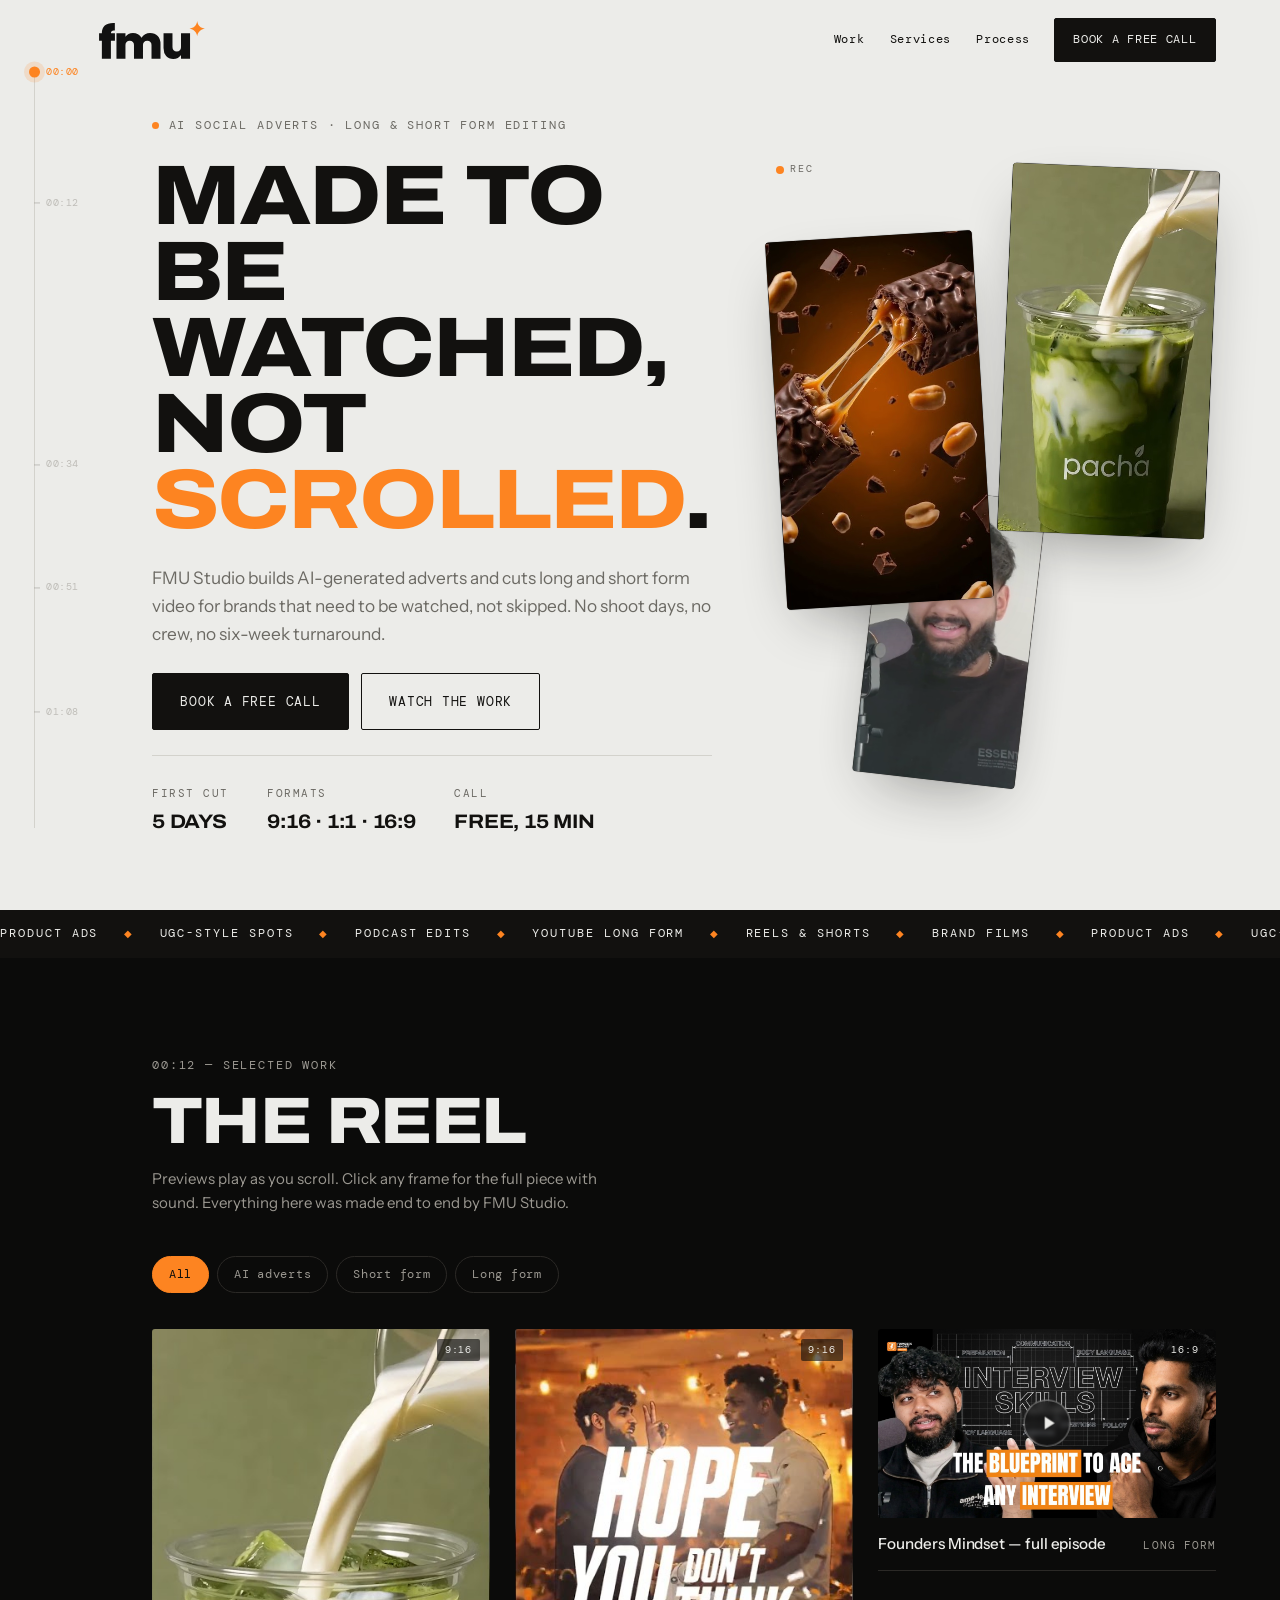
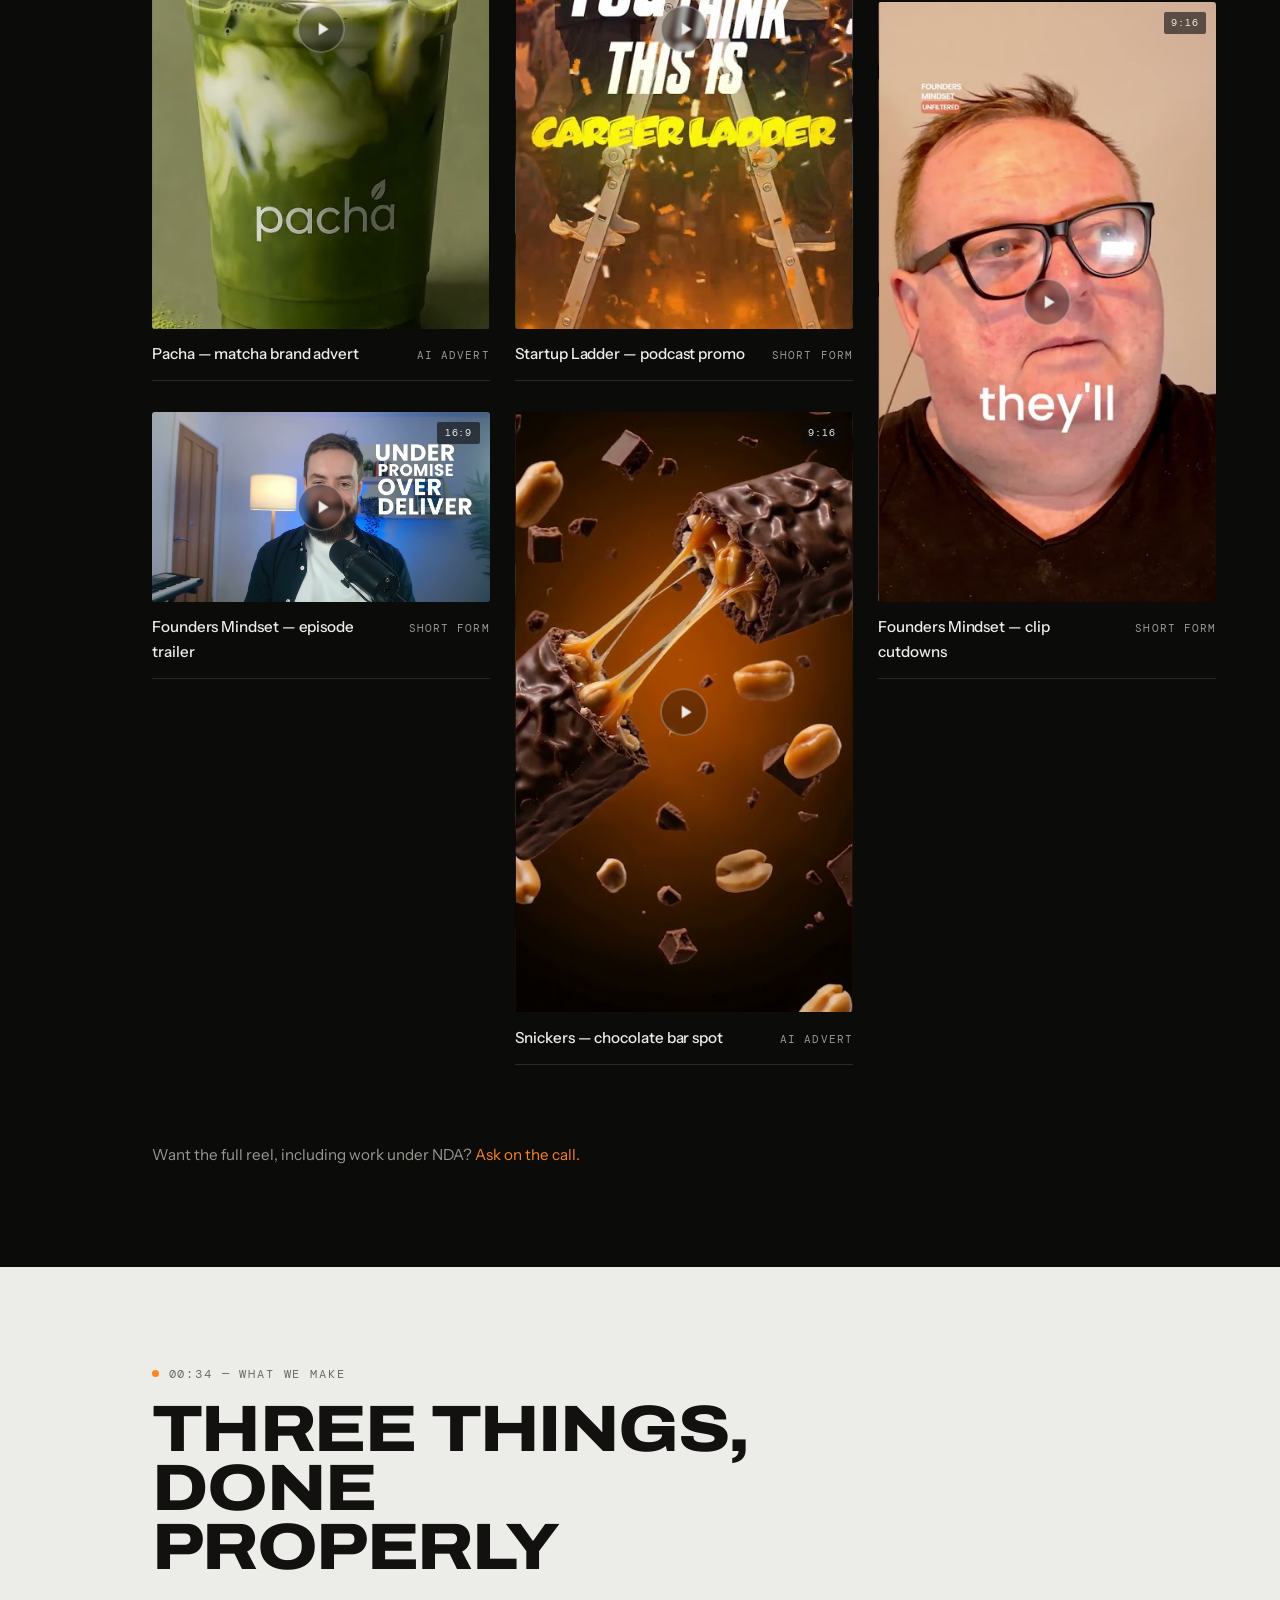
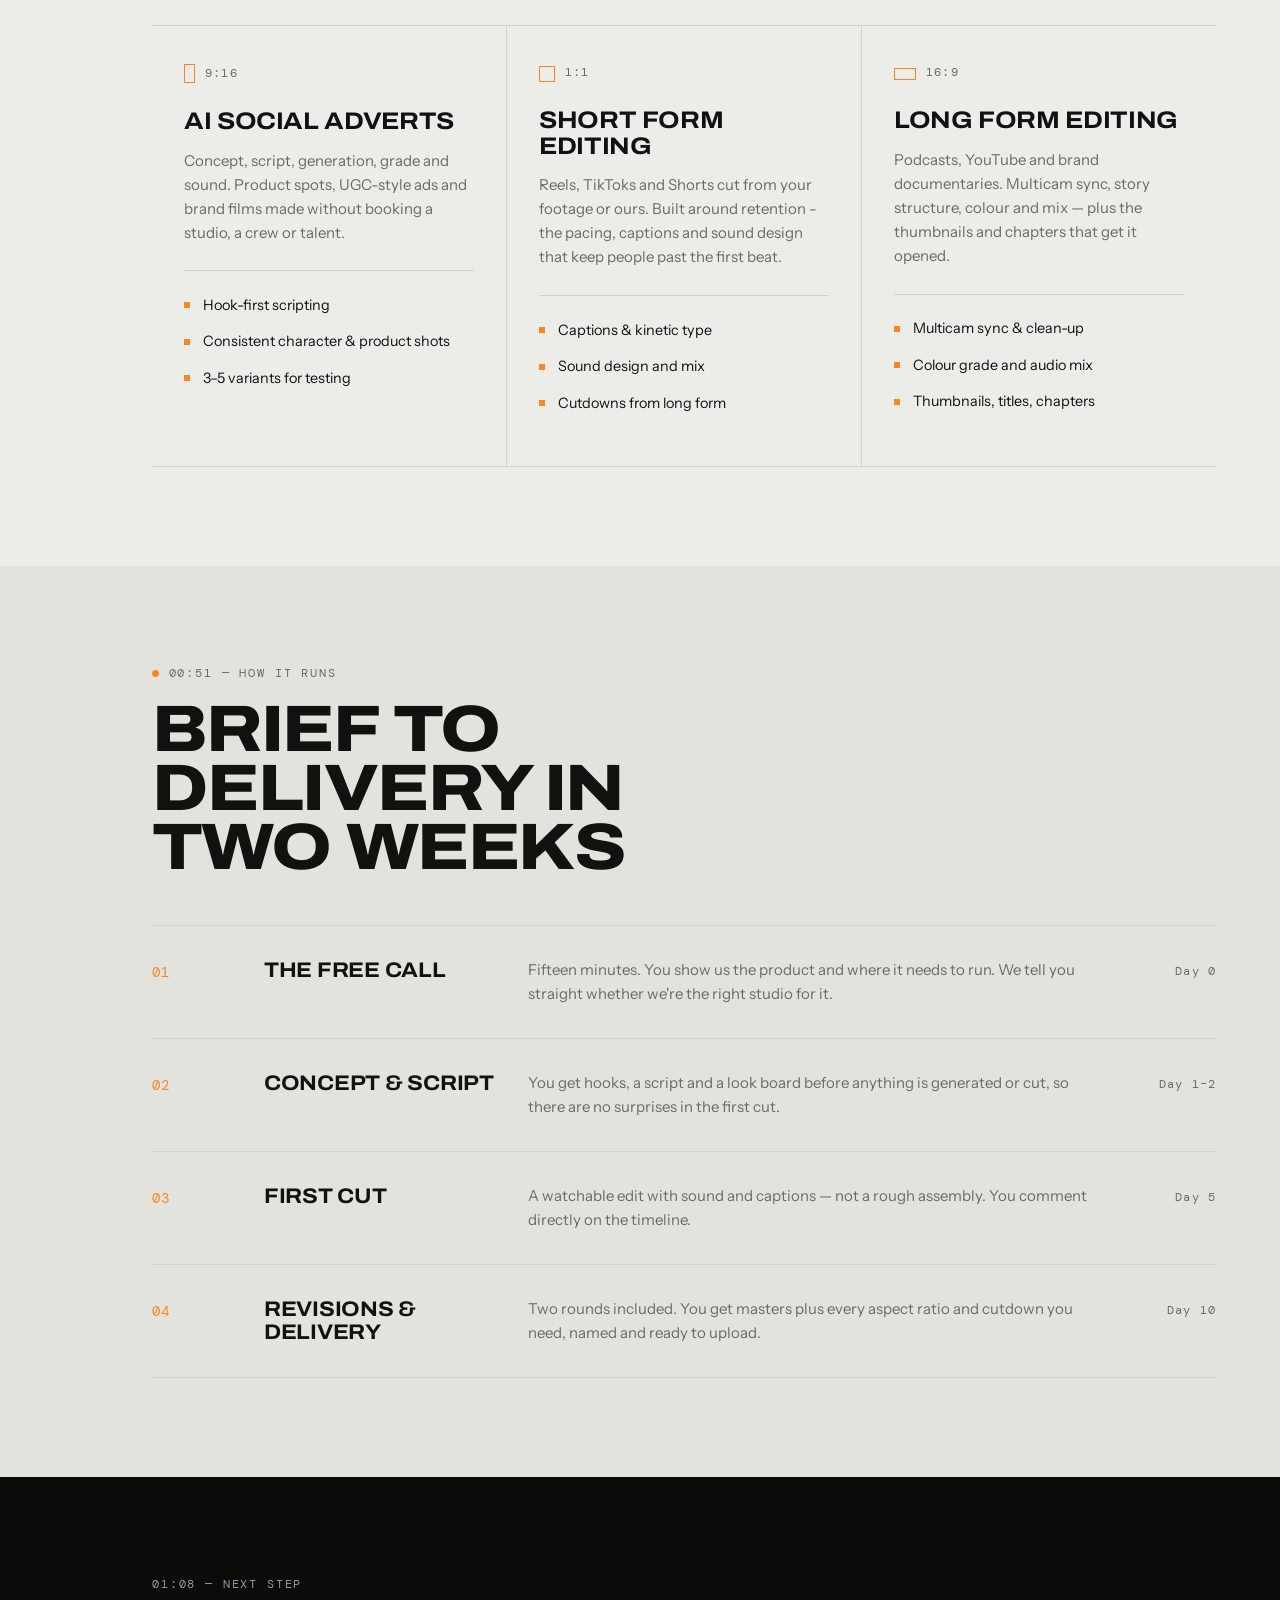
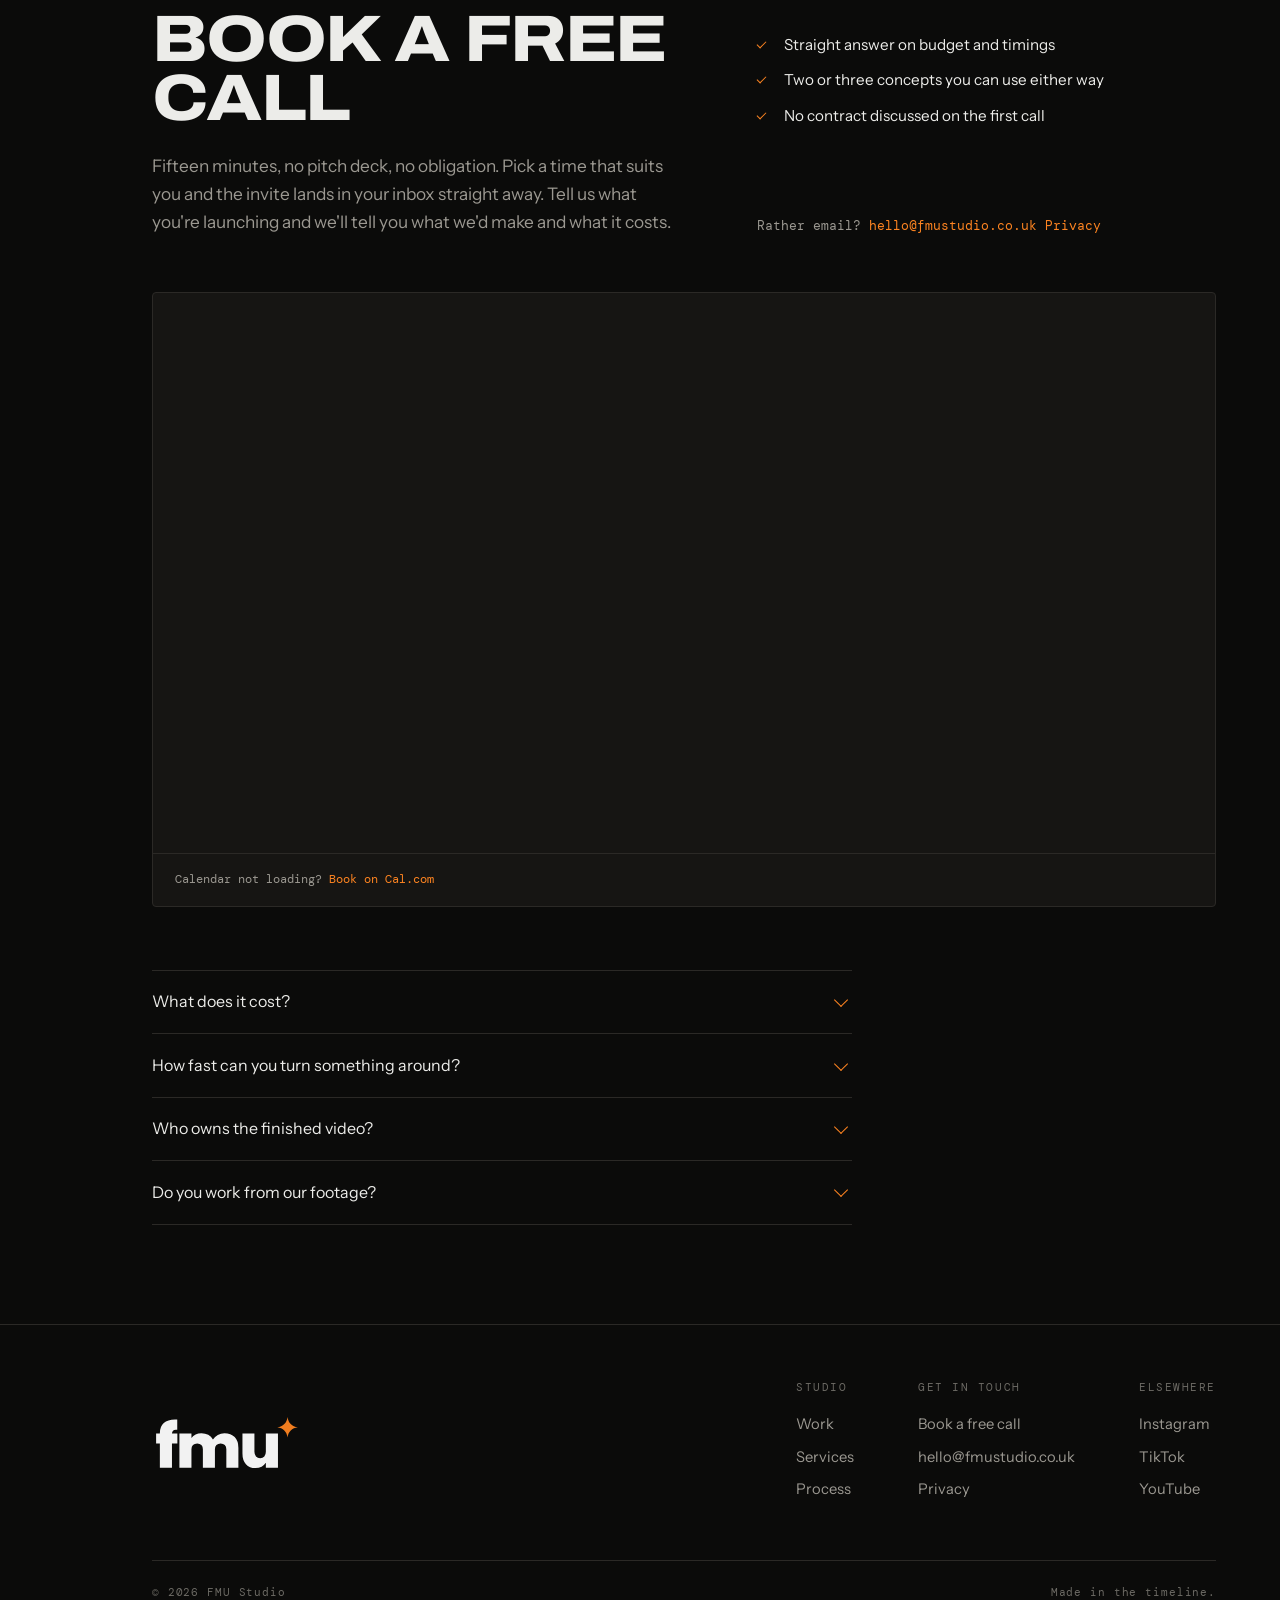
<file: index.html>
<!DOCTYPE html>
<html lang="en-GB">
<head>
<meta charset="utf-8">
<meta name="viewport" content="width=device-width, initial-scale=1">
<title>FMU Studio - AI social adverts &amp; video editing</title>
<meta name="description" content="FMU Studio makes AI-generated social adverts and edits long and short form video for brands that need to be watched, not skipped. Book a free 15-minute call.">
<link rel="canonical" href="https://fmustudio.co.uk/">

<meta property="og:type" content="website">
<meta property="og:title" content="FMU Studio - AI social adverts &amp; video editing">
<meta property="og:description" content="AI-generated social adverts and long &amp; short form editing. Book a free 15-minute call.">
<meta property="og:image" content="https://fmustudio.co.uk/assets/og-image.jpg">
<meta name="twitter:card" content="summary_large_image">

<link rel="icon" href="/favicon.ico" sizes="any">
<link rel="icon" href="/favicon.svg" type="image/svg+xml">
<link rel="apple-touch-icon" href="/apple-touch-icon.png">
<link rel="manifest" href="/site.webmanifest">
<meta name="theme-color" content="#111111">

<link rel="preload" href="/fonts/archivo-var.woff2" as="font" type="font/woff2" crossorigin>
<link rel="preload" href="/fonts/instrument-sans-var.woff2" as="font" type="font/woff2" crossorigin>
<link rel="stylesheet" href="/css/styles.css">
</head>

<body class="is-loading">
<a class="skip" href="#main">Skip to content</a>

<!-- ── SIGNATURE: the playhead rail. Echoes the vertical rule in the logo. ── -->
<div class="rail" aria-hidden="true">
  <div class="rail__track"></div>
  <div class="rail__fill" data-rail-fill></div>
  <div class="rail__head" data-rail-head></div>
  <ol class="rail__marks">
    <li data-mark="hero"><span>00:00</span></li>
    <li data-mark="work"><span>00:12</span></li>
    <li data-mark="services"><span>00:34</span></li>
    <li data-mark="process"><span>00:51</span></li>
    <li data-mark="book"><span>01:08</span></li>
  </ol>
</div>

<header class="nav" data-nav>
  <a class="nav__logo" href="#top" aria-label="FMU Studio — home">
    <img src="/assets/fmu-wordmark.svg" alt="FMU Studio" width="928" height="369">
    <img src="/assets/fmu-wordmark-dark.svg" alt="" aria-hidden="true" width="928" height="369">
  </a>
  <nav class="nav__links" aria-label="Primary">
    <a href="#work">Work</a>
    <a href="#services">Services</a>
    <a href="#process">Process</a>
  </nav>
  <a class="btn btn--sm" href="#book">Book a free call</a>
</header>

<main id="main">

  <!-- ─────────── HERO ─────────── -->
  <section class="hero" id="hero" data-section="hero">
    <div class="hero__copy">
      <p class="eyebrow"><span class="dot"></span>AI social adverts · Long &amp; short form editing</p>

      <h1 class="display">
        <span class="line"><span>Made To Be</span></span>
        <span class="line"><span>Watched,</span></span>
        <span class="line"><span>Not <em>Scrolled</em>.</span></span>
      </h1>

      <p class="lede">FMU Studio builds AI-generated adverts and cuts long and short form video for brands
        that need to be watched, not skipped. No shoot days, no crew, no six-week turnaround.</p>

      <div class="hero__cta">
        <a class="btn" href="#book">Book a free call</a>
        <a class="btn btn--ghost" href="#work">Watch the work</a>
      </div>

      <dl class="hero__stats">
        <div><dt>First cut</dt><dd>5 days</dd></div>
        <div><dt>Formats</dt><dd>9:16 · 1:1 · 16:9</dd></div>
        <div><dt>Call</dt><dd>Free, 15 min</dd></div>
      </dl>
    </div>

    <div class="hero__frames" aria-hidden="true">
      <figure class="frame frame--a"><img src="/posters/hero-01.jpg" alt="" loading="eager" width="720" height="1280"></figure>
      <figure class="frame frame--b"><img src="/posters/hero-02.jpg" alt="" loading="eager" width="720" height="1280"></figure>
      <figure class="frame frame--c"><img src="/posters/hero-03.jpg" alt="" loading="lazy" width="720" height="1280"></figure>
      <span class="frame__rec"><i></i>REC</span>
    </div>
  </section>

  <!-- ─────────── FILM LEADER STRIP ─────────── -->
  <div class="leader" aria-hidden="true">
    <div class="leader__track">
      <span>Product ads</span><i>◆</i><span>UGC-style spots</span><i>◆</i><span>Podcast edits</span><i>◆</i>
      <span>YouTube long form</span><i>◆</i><span>Reels &amp; Shorts</span><i>◆</i><span>Brand films</span><i>◆</i>
      <span>Product ads</span><i>◆</i><span>UGC-style spots</span><i>◆</i><span>Podcast edits</span><i>◆</i>
      <span>YouTube long form</span><i>◆</i><span>Reels &amp; Shorts</span><i>◆</i><span>Brand films</span><i>◆</i>
    </div>
  </div>

  <!-- ─────────── WORK (screening room) ─────────── -->
  <section class="work" id="work" data-section="work">
    <div class="wrap">
      <header class="sec-head reveal">
        <p class="eyebrow eyebrow--light">00:12 — Selected work</p>
        <h2 class="display display--md">The reel</h2>
        <p class="sec-head__note">Previews play as you scroll. Click any frame for the full piece with sound. Everything here was made end to end by FMU Studio.</p>
      </header>

      <div class="filters reveal" role="group" aria-label="Filter work">
        <button class="chip is-on" data-filter="all" aria-pressed="true">All</button>
        <button class="chip" data-filter="ai" aria-pressed="false">AI adverts</button>
        <button class="chip" data-filter="short" aria-pressed="false">Short form</button>
        <button class="chip" data-filter="long" aria-pressed="false">Long form</button>
      </div>

      <ul class="grid" data-grid>
        <li class="card reveal" data-cat="ai" data-ar="9-16" data-yt="n4WQdLF-TGY">
          <button class="card__btn" type="button" aria-label="Play: Pacha — matcha brand advert">
            <span class="card__media">
              <img src="/posters/work-01.jpg" alt="Still from the Pacha matcha advert" loading="eager" width="720" height="1280">
              <span class="yt" data-yt-mount></span>
              <span class="yt-shield" aria-hidden="true"></span>
              <span class="card__ar">9:16</span>
              <span class="card__play" aria-hidden="true"></span>
            </span>
          </button>
          <button class="card__toggle" type="button" data-toggle aria-label="Pause preview">
            <svg viewBox="0 0 24 24" aria-hidden="true"><path class="ico-play" d="M8 5v14l11-7z"/><path class="ico-pause" d="M6 5h4v14H6zM14 5h4v14h-4z"/></svg>
          </button>
          <div class="card__meta"><h3>Pacha — matcha brand advert</h3><p>AI advert</p></div>
        </li>

        <li class="card reveal" data-cat="short" data-ar="16-9" data-yt="c3KcLqelbtU">
          <button class="card__btn" type="button" aria-label="Play: Founders Mindset — episode trailer">
            <span class="card__media">
              <img src="/posters/work-02.jpg" alt="Still from the Founders Mindset episode trailer" loading="lazy" width="1280" height="720">
              <span class="yt" data-yt-mount></span>
              <span class="yt-shield" aria-hidden="true"></span>
              <span class="card__ar">16:9</span>
              <span class="card__play" aria-hidden="true"></span>
            </span>
          </button>
          <button class="card__toggle" type="button" data-toggle aria-label="Pause preview">
            <svg viewBox="0 0 24 24" aria-hidden="true"><path class="ico-play" d="M8 5v14l11-7z"/><path class="ico-pause" d="M6 5h4v14H6zM14 5h4v14h-4z"/></svg>
          </button>
          <div class="card__meta"><h3>Founders Mindset — episode trailer</h3><p>Short form</p></div>
        </li>

        <li class="card reveal" data-cat="short" data-ar="9-16" data-yt="ExuPSskaaoA">
          <button class="card__btn" type="button" aria-label="Play: Startup Ladder — podcast promo">
            <span class="card__media">
              <img src="/posters/work-03.jpg" alt="Still from the Startup Ladder podcast promo" loading="lazy" width="720" height="1280">
              <span class="yt" data-yt-mount></span>
              <span class="yt-shield" aria-hidden="true"></span>
              <span class="card__ar">9:16</span>
              <span class="card__play" aria-hidden="true"></span>
            </span>
          </button>
          <button class="card__toggle" type="button" data-toggle aria-label="Pause preview">
            <svg viewBox="0 0 24 24" aria-hidden="true"><path class="ico-play" d="M8 5v14l11-7z"/><path class="ico-pause" d="M6 5h4v14H6zM14 5h4v14h-4z"/></svg>
          </button>
          <div class="card__meta"><h3>Startup Ladder — podcast promo</h3><p>Short form</p></div>
        </li>

        <li class="card reveal" data-cat="ai" data-ar="9-16" data-yt="Y5D_9g2uel4">
          <button class="card__btn" type="button" aria-label="Play: Snickers — chocolate bar spot">
            <span class="card__media">
              <img src="/posters/work-04.jpg" alt="Still from the Snickers advert" loading="lazy" width="720" height="1280">
              <span class="yt" data-yt-mount></span>
              <span class="yt-shield" aria-hidden="true"></span>
              <span class="card__ar">9:16</span>
              <span class="card__play" aria-hidden="true"></span>
            </span>
          </button>
          <button class="card__toggle" type="button" data-toggle aria-label="Pause preview">
            <svg viewBox="0 0 24 24" aria-hidden="true"><path class="ico-play" d="M8 5v14l11-7z"/><path class="ico-pause" d="M6 5h4v14H6zM14 5h4v14h-4z"/></svg>
          </button>
          <div class="card__meta"><h3>Snickers — chocolate bar spot</h3><p>AI advert</p></div>
        </li>

        <li class="card reveal" data-cat="long" data-ar="16-9" data-yt="u0IuqaH_Yg4">
          <button class="card__btn" type="button" aria-label="Play: Founders Mindset — full episode">
            <span class="card__media">
              <img src="/posters/work-05.jpg" alt="Still from a full Founders Mindset episode" loading="lazy" width="1280" height="720">
              <span class="yt" data-yt-mount></span>
              <span class="yt-shield" aria-hidden="true"></span>
              <span class="card__ar">16:9</span>
              <span class="card__play" aria-hidden="true"></span>
            </span>
          </button>
          <button class="card__toggle" type="button" data-toggle aria-label="Pause preview">
            <svg viewBox="0 0 24 24" aria-hidden="true"><path class="ico-play" d="M8 5v14l11-7z"/><path class="ico-pause" d="M6 5h4v14H6zM14 5h4v14h-4z"/></svg>
          </button>
          <div class="card__meta"><h3>Founders Mindset — full episode</h3><p>Long form</p></div>
        </li>

        <li class="card reveal" data-cat="short" data-ar="9-16" data-yt="-a7W6K0oUEE">
          <button class="card__btn" type="button" aria-label="Play: Founders Mindset — clip cutdowns">
            <span class="card__media">
              <img src="/posters/work-06.jpg" alt="Still from a Founders Mindset clip cutdown" loading="lazy" width="720" height="1280">
              <span class="yt" data-yt-mount></span>
              <span class="yt-shield" aria-hidden="true"></span>
              <span class="card__ar">9:16</span>
              <span class="card__play" aria-hidden="true"></span>
            </span>
          </button>
          <button class="card__toggle" type="button" data-toggle aria-label="Pause preview">
            <svg viewBox="0 0 24 24" aria-hidden="true"><path class="ico-play" d="M8 5v14l11-7z"/><path class="ico-pause" d="M6 5h4v14H6zM14 5h4v14h-4z"/></svg>
          </button>
          <div class="card__meta"><h3>Founders Mindset — clip cutdowns</h3><p>Short form</p></div>
        </li>
      </ul>

      <p class="work__foot reveal">Want the full reel, including work under NDA? <a href="#book">Ask on the call.</a></p>
    </div>
  </section>

  <!-- ─────────── SERVICES ─────────── -->
  <section class="services" id="services" data-section="services">
    <div class="wrap">
      <header class="sec-head reveal">
        <p class="eyebrow"><span class="dot"></span>00:34 — What we make</p>
        <h2 class="display display--md">Three things, done properly</h2>
      </header>

      <div class="svc">
        <article class="svc__item reveal">
          <span class="svc__ratio" aria-hidden="true"><i class="ar ar--9-16"></i>9:16</span>
          <h3>AI social adverts</h3>
          <p>Concept, script, generation, grade and sound. Product spots, UGC-style ads and brand films
            made without booking a studio, a crew or talent.</p>
          <ul class="svc__list">
            <li>Hook-first scripting</li>
            <li>Consistent character &amp; product shots</li>
            <li>3–5 variants for testing</li>
          </ul>
        </article>

        <article class="svc__item reveal">
          <span class="svc__ratio" aria-hidden="true"><i class="ar ar--1-1"></i>1:1</span>
          <h3>Short form editing</h3>
          <p>Reels, TikToks and Shorts cut from your footage or ours. Built around retention -
            the pacing, captions and sound design that keep people past the first beat.</p>
          <ul class="svc__list">
            <li>Captions &amp; kinetic type</li>
            <li>Sound design and mix</li>
            <li>Cutdowns from long form</li>
          </ul>
        </article>

        <article class="svc__item reveal">
          <span class="svc__ratio" aria-hidden="true"><i class="ar ar--16-9"></i>16:9</span>
          <h3>Long form editing</h3>
          <p>Podcasts, YouTube and brand documentaries. Multicam sync, story structure, colour and
            mix — plus the thumbnails and chapters that get it opened.</p>
          <ul class="svc__list">
            <li>Multicam sync &amp; clean-up</li>
            <li>Colour grade and audio mix</li>
            <li>Thumbnails, titles, chapters</li>
          </ul>
        </article>
      </div>
    </div>
  </section>

  <!-- ─────────── PROCESS (a real sequence, so it's numbered) ─────────── -->
  <section class="process" id="process" data-section="process">
    <div class="wrap">
      <header class="sec-head reveal">
        <p class="eyebrow"><span class="dot"></span>00:51 — How it runs</p>
        <h2 class="display display--md">Brief to delivery in two weeks</h2>
      </header>

      <ol class="steps">
        <li class="step reveal">
          <span class="step__no">01</span>
          <h3>The free call</h3>
          <p>Fifteen minutes. You show us the product and where it needs to run. We tell you
            straight whether we're the right studio for it.</p>
          <span class="step__when">Day 0</span>
        </li>
        <li class="step reveal">
          <span class="step__no">02</span>
          <h3>Concept &amp; script</h3>
          <p>You get hooks, a script and a look board before anything is generated or cut,
            so there are no surprises in the first cut.</p>
          <span class="step__when">Day 1–2</span>
        </li>
        <li class="step reveal">
          <span class="step__no">03</span>
          <h3>First cut</h3>
          <p>A watchable edit with sound and captions — not a rough assembly. You comment
            directly on the timeline.</p>
          <span class="step__when">Day 5</span>
        </li>
        <li class="step reveal">
          <span class="step__no">04</span>
          <h3>Revisions &amp; delivery</h3>
          <p>Two rounds included. You get masters plus every aspect ratio and cutdown you need,
            named and ready to upload.</p>
          <span class="step__when">Day 10</span>
        </li>
      </ol>
    </div>
  </section>

  <!-- ─────────── BOOK ─────────── -->
  <section class="book" id="book" data-section="book">
    <div class="wrap book__wrap">

      <div class="book__pitch reveal">
        <p class="eyebrow eyebrow--light">01:08 — Next step</p>
        <h2 class="display display--md">Book a free call</h2>
        <p class="lede">Fifteen minutes, no pitch deck, no obligation. Pick a time that suits you and
          the invite lands in your inbox straight away. Tell us what you're launching and we'll tell you what we'd make and what it costs.</p>

        <ul class="book__points">
          <li>Straight answer on budget and timings</li>
          <li>Two or three concepts you can use either way</li>
          <li>No contract discussed on the first call</li>
        </ul>

        <p class="book__alt">Rather email? <a href="mailto:hello@fmustudio.co.uk">hello@fmustudio.co.uk</a>
        <a href="/privacy">Privacy</a></p>

      </div>

      <!-- Cal.com inline booking: visitors pick a slot and get the invite straight away. -->
      <div class="cal-embed reveal">
        <div id="cal-inline" class="cal-embed__frame"></div>
        <noscript><p class="cal-embed__fallback"><a class="btn" href="https://cal.com/fmustudio/intro-call">Open the booking calendar</a></p></noscript>
        <p class="cal-embed__fallback cal-embed__alt">Calendar not loading? <a href="https://cal.com/fmustudio/intro-call" target="_blank" rel="noopener">Book on Cal.com</a></p>
      </div>
      <script src="/js/cal-init.js"></script>
    </div>

    <div class="wrap">
      <div class="faq reveal">
        <details>
          <summary>What does it cost?</summary>
          <p>AI adverts start at a per-spot rate; editing is priced per video or as a monthly retainer
            if you need volume. You'll get a real number on the call, not a range.</p>
        </details>
        <details>
          <summary>How fast can you turn something around?</summary>
          <p>First cut in five working days as standard. Rush work is possible — say so on the call
            and we'll tell you honestly whether it fits.</p>
        </details>
        <details>
          <summary>Who owns the finished video?</summary>
          <p>You do, in full, once the invoice is settled. We only use work in our reel with your
            say-so.</p>
        </details>
        <details>
          <summary>Do you work from our footage?</summary>
          <p>Yes. Send raw files, screen recordings or existing long form and we'll cut from those.
            We can also generate everything from scratch.</p>
        </details>
      </div>
    </div>
  </section>

  <!-- ─────────── PLAYER ───────────
       Our own controls driving a YouTube iframe underneath. The shield above
       the iframe swallows every pointer event, so YouTube's own chrome never
       gets a chance to appear. -->
  <div class="lb" data-lb hidden>
    <div class="lb__scrim" data-lb-close></div>

    <div class="lb__dialog" role="dialog" aria-modal="true" aria-label="Video player">
      <button class="lb__close" type="button" data-lb-close aria-label="Close player">
        <span aria-hidden="true"></span>
      </button>

      <div class="lb__stage" data-lb-stage>
        <div class="lb__frame" data-lb-frame>
          <div data-lb-mount></div>
          <div class="yt-shield" data-lb-shield></div>
          <div class="lb__spinner" data-lb-spinner><i></i><i></i><i></i></div>
        </div>
      </div>

      <div class="lb__bar">
        <button class="ctl ctl--play" type="button" data-lb-play aria-label="Play">
          <svg viewBox="0 0 24 24" aria-hidden="true"><path class="ico-play" d="M8 5v14l11-7z"/><path class="ico-pause" d="M6 5h4v14H6zM14 5h4v14h-4z"/></svg>
        </button>

        <span class="ctl__time" data-lb-now>0:00</span>

        <div class="scrub" data-lb-scrub>
          <div class="scrub__track"><div class="scrub__buffer" data-lb-buffer></div><div class="scrub__fill" data-lb-fill></div></div>
          <input type="range" min="0" max="1000" value="0" step="1" data-lb-range aria-label="Seek">
        </div>

        <span class="ctl__time ctl__time--dur" data-lb-dur>0:00</span>

        <button class="ctl" type="button" data-lb-mute aria-label="Mute">
          <svg viewBox="0 0 24 24" aria-hidden="true"><path class="ico-vol" d="M4 9v6h4l5 4V5L8 9H4zm12.5 3a4.5 4.5 0 0 0-2.5-4v8a4.5 4.5 0 0 0 2.5-4z"/><path class="ico-mute" d="M4 9v6h4l5 4V5L8 9H4zm14.6-.6-1.4 1.4L18.8 12l-1.6 1.6 1.4 1.4L20.2 13.4 21.8 15l1.4-1.4L21.6 12l1.6-1.6L21.8 9l-1.6 1.6z"/></svg>
        </button>

        <button class="ctl" type="button" data-lb-fs aria-label="Fullscreen">
          <svg viewBox="0 0 24 24" aria-hidden="true"><path d="M4 9V4h5v2H6v3H4zm11-5h5v5h-2V6h-3V4zM4 15h2v3h3v2H4v-5zm14 0h2v5h-5v-2h3v-3z"/></svg>
        </button>
      </div>

      <p class="lb__caption" data-lb-caption></p>
    </div>
  </div>
</main>

<footer class="foot">
  <div class="wrap foot__wrap">
    <img class="foot__logo" src="/assets/fmu-wordmark-dark.svg" alt="FMU Studio" width="928" height="369" loading="lazy">
    <div class="foot__cols">
      <div>
        <h4>Studio</h4>
        <a href="#work">Work</a><a href="#services">Services</a><a href="#process">Process</a>
      </div>
      <div>
        <h4>Get in touch</h4>
        <a href="#book">Book a free call</a>
        <a href="mailto:hello@fmustudio.co.uk">hello@fmustudio.co.uk</a>
        <a href="/privacy">Privacy</a>
      </div>
      <div>
        <h4>Elsewhere</h4>
        <a href="https://www.instagram.com/madebyfmu/" rel="noopener">Instagram</a><a href="https://www.tiktok.com/@madebyfmu" rel="noopener">TikTok</a><a href="https://www.youtube.com/@FMUStudios" rel="noopener">YouTube</a>
      </div>
    </div>
  </div>
  <p class="foot__base"><span>© <span data-year>2026</span> FMU Studio</span><span>Made in the timeline.</span></p>
</footer>

<script src="/js/main.js" defer></script>
</body>
</html>
</file>
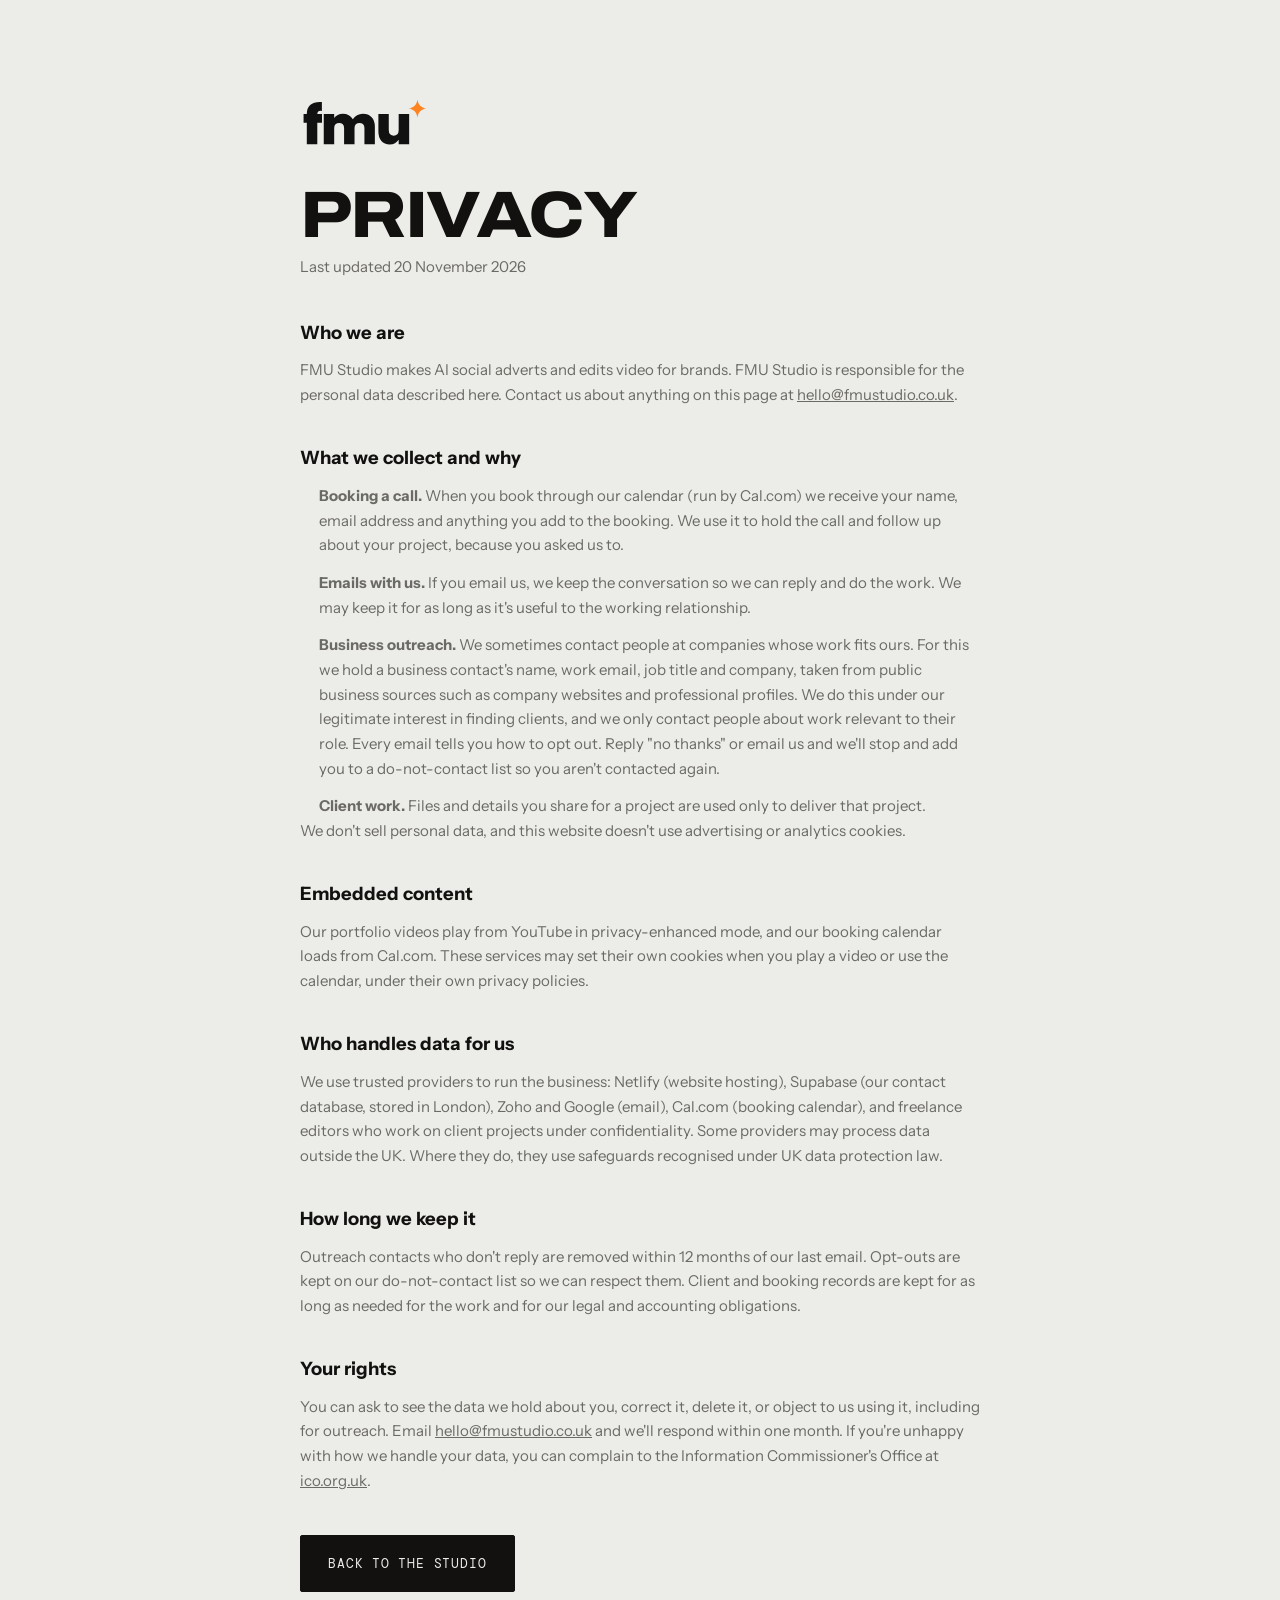
<file: privacy.html>
<!DOCTYPE html>
<html lang="en-GB">
<head>
<meta charset="utf-8">
<meta name="viewport" content="width=device-width, initial-scale=1">
<title>Privacy - FMU Studio</title>
<meta name="description" content="How FMU Studio collects, uses and protects personal data.">
<link rel="canonical" href="https://fmustudio.co.uk/privacy">
<link rel="icon" href="/favicon.ico" sizes="any">
<link rel="icon" href="/favicon.svg" type="image/svg+xml">
<link rel="apple-touch-icon" href="/apple-touch-icon.png">
<link rel="preload" href="/fonts/archivo-var.woff2" as="font" type="font/woff2" crossorigin>
<link rel="stylesheet" href="/css/styles.css">
</head>
<body>
<main class="legal">
  <div class="legal__inner">
    <a href="/"><img class="legal__logo" src="/assets/fmu-wordmark.svg" alt="FMU Studio" width="928" height="369"></a>
    <h1 class="display display--md">Privacy</h1>
    <p class="legal__date">Last updated 20 November 2026</p>

    <h2>Who we are</h2>
    <p>FMU Studio makes AI social adverts and edits video for brands. FMU Studio is responsible for the personal data described here. Contact us about anything on this page at <a href="mailto:hello@fmustudio.co.uk">hello@fmustudio.co.uk</a>.</p>

    <h2>What we collect and why</h2>
    <ul>
      <li><strong>Booking a call.</strong> When you book through our calendar (run by Cal.com) we receive your name, email address and anything you add to the booking. We use it to hold the call and follow up about your project, because you asked us to.</li>
      <li><strong>Emails with us.</strong> If you email us, we keep the conversation so we can reply and do the work. We may keep it for as long as it's useful to the working relationship.</li>
      <li><strong>Business outreach.</strong> We sometimes contact people at companies whose work fits ours. For this we hold a business contact's name, work email, job title and company, taken from public business sources such as company websites and professional profiles. We do this under our legitimate interest in finding clients, and we only contact people about work relevant to their role. Every email tells you how to opt out. Reply "no thanks" or email us and we'll stop and add you to a do-not-contact list so you aren't contacted again.</li>
      <li><strong>Client work.</strong> Files and details you share for a project are used only to deliver that project.</li>
    </ul>
    <p>We don't sell personal data, and this website doesn't use advertising or analytics cookies.</p>

    <h2>Embedded content</h2>
    <p>Our portfolio videos play from YouTube in privacy-enhanced mode, and our booking calendar loads from Cal.com. These services may set their own cookies when you play a video or use the calendar, under their own privacy policies.</p>

    <h2>Who handles data for us</h2>
    <p>We use trusted providers to run the business: Netlify (website hosting), Supabase (our contact database, stored in London), Zoho and Google (email), Cal.com (booking calendar), and freelance editors who work on client projects under confidentiality. Some providers may process data outside the UK. Where they do, they use safeguards recognised under UK data protection law.</p>

    <h2>How long we keep it</h2>
    <p>Outreach contacts who don't reply are removed within 12 months of our last email. Opt-outs are kept on our do-not-contact list so we can respect them. Client and booking records are kept for as long as needed for the work and for our legal and accounting obligations.</p>

    <h2>Your rights</h2>
    <p>You can ask to see the data we hold about you, correct it, delete it, or object to us using it, including for outreach. Email <a href="mailto:hello@fmustudio.co.uk">hello@fmustudio.co.uk</a> and we'll respond within one month. If you're unhappy with how we handle your data, you can complain to the Information Commissioner's Office at <a href="https://ico.org.uk/make-a-complaint/" rel="noopener">ico.org.uk</a>.</p>

    <a class="btn" href="/">Back to the studio</a>
  </div>
</main>
</body>
</html>
</file>
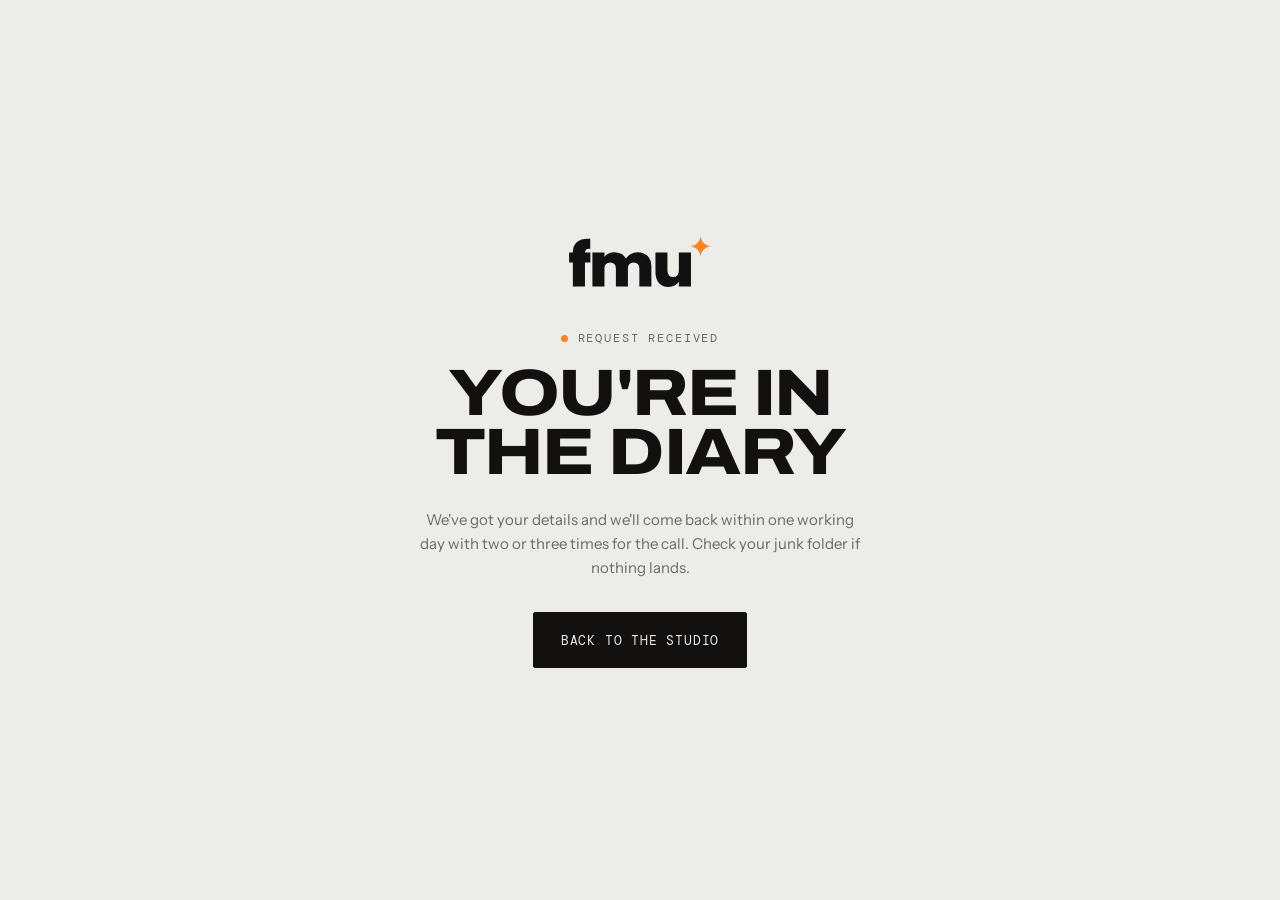
<file: success.html>
<!DOCTYPE html>
<html lang="en-GB">
<head>
<meta charset="utf-8">
<meta name="viewport" content="width=device-width, initial-scale=1">
<title>Request received - FMU Studio</title>
<meta name="robots" content="noindex">
<link rel="icon" href="/favicon.ico" sizes="any">
<link rel="icon" href="/favicon.svg" type="image/svg+xml">
<link rel="apple-touch-icon" href="/apple-touch-icon.png">
<link rel="preload" href="/fonts/archivo-var.woff2" as="font" type="font/woff2" crossorigin>
<link rel="stylesheet" href="/css/styles.css">
</head>
<body>
<main class="thanks">
  <div class="thanks__inner">
    <img class="thanks__logo" src="/assets/fmu-wordmark.svg" alt="FMU Studio" width="928" height="369">
    <p class="eyebrow" style="justify-content:center"><span class="dot"></span>Request received</p>
    <h1 class="display display--md">You're in the diary</h1>
    <p>We've got your details and we'll come back within one working day with two or three times for the call. Check your junk folder if nothing lands.</p>
    <a class="btn" href="/">Back to the studio</a>
  </div>
</main>
</body>
</html>
</file>
<file: css/styles.css>
/* ==========================================================================
   FMU STUDIO
   Palette  : paper #ECECE9 · ink #12110F · deep #0B0B0A · brand #FF841F
   Type     : Archivo (display, expanded) · Instrument Sans (body) · DM Mono (utility)
   Signature: the playhead rail — the vertical rule from the logo, turned into
              a scroll position indicator with timecode chapter marks.
   ========================================================================== */

/* ---------- self-hosted type (no external CDN, no GDPR question) ---------- */
@font-face{
  font-family:'Archivo';
  src:url('/fonts/archivo-var.woff2') format('woff2-variations');
  font-weight:100 900;font-stretch:62% 125%;font-display:swap;
}
@font-face{
  font-family:'Instrument Sans';
  src:url('/fonts/instrument-sans-var.woff2') format('woff2-variations');
  font-weight:400 700;font-stretch:75% 100%;font-display:swap;
}
@font-face{
  font-family:'DM Mono';
  src:url('/fonts/dm-mono-400.woff2') format('woff2');
  font-weight:400;font-display:swap;
}
@font-face{
  font-family:'DM Mono';
  src:url('/fonts/dm-mono-500.woff2') format('woff2');
  font-weight:500;font-display:swap;
}

/* ---------- tokens ---------- */
:root{
  --paper:#ECECE9;
  --paper-2:#E3E3DE;
  --paper-3:#D9D8D2;
  --ink:#12110F;
  --ink-soft:#2A2825;
  --deep:#0B0B0A;
  --deep-2:#161513;
  --brand:#FD8421;
  --brand-dim:#E0700F;
  --slate:#6C6A64;
  --slate-light:#9B9891;
  --rule:#D3D2CC;
  --rule-dark:#2B2926;

  --ff-display:'Archivo','Archivo Expanded',system-ui,sans-serif;
  --ff-body:'Instrument Sans',system-ui,-apple-system,sans-serif;
  --ff-mono:'DM Mono',ui-monospace,'SFMono-Regular',monospace;

  --rail-w:88px;
  --gutter:clamp(20px,5vw,64px);
  --maxw:1280px;

  --ease:cubic-bezier(.22,1,.36,1);
  --dur:.7s;
}

/* ---------- reset ---------- */
*,*::before,*::after{box-sizing:border-box}
html{-webkit-text-size-adjust:100%;scroll-behavior:smooth}
body{
  margin:0;
  background:var(--paper);
  color:var(--ink);
  font-family:var(--ff-body);
  font-size:clamp(15px,1.05vw,17px);
  line-height:1.6;
  -webkit-font-smoothing:antialiased;
  overflow-x:hidden;
}
img,video{display:block;max-width:100%;height:auto}
h1,h2,h3,h4,p,figure,dl,dd{margin:0}
ul,ol{margin:0;padding:0;list-style:none}
a{color:inherit;text-decoration:none}
button,input,select,textarea{font:inherit;color:inherit}

:focus-visible{outline:2px solid var(--brand);outline-offset:3px;border-radius:2px}

.skip{
  position:absolute;left:-9999px;top:0;z-index:200;
  background:var(--ink);color:var(--paper);padding:.8rem 1.2rem;
}
.skip:focus{left:1rem;top:1rem}

.wrap{width:100%;max-width:var(--maxw);margin-inline:auto;padding-inline:var(--gutter)}

/* ---------- type helpers ---------- */
.display{
  font-family:var(--ff-display);
  font-variation-settings:'wdth' 115,'wght' 800;
  font-weight:800;
  text-transform:uppercase;
  letter-spacing:-.024em;
  line-height:.9;
  font-size:clamp(2.6rem,6.6vw,5.9rem);
  overflow-wrap:break-word;
}
.display em{font-style:normal;color:var(--brand)}
.display--md{font-size:clamp(2.1rem,5.2vw,4.1rem)}

.eyebrow{
  font-family:var(--ff-mono);
  font-size:.72rem;
  letter-spacing:.16em;
  text-transform:uppercase;
  color:var(--slate);
  display:flex;align-items:center;gap:.6rem;
}
.eyebrow--light{color:var(--slate-light)}
.dot{width:7px;height:7px;background:var(--brand);border-radius:50%;flex:none;
  align-self:flex-start;margin-top:.42em;
  animation:pulse 2.4s var(--ease) infinite}
@keyframes pulse{0%,100%{opacity:1;transform:scale(1)}50%{opacity:.35;transform:scale(.7)}}

.lede{font-size:clamp(1rem,1.35vw,1.18rem);color:var(--slate);max-width:52ch;line-height:1.62}

/* ---------- buttons ---------- */
.btn{
  --bg:var(--ink);--fg:var(--paper);
  position:relative;display:inline-flex;align-items:center;justify-content:center;gap:.5rem;
  background:var(--bg);color:var(--fg);
  font-family:var(--ff-mono);font-size:.82rem;letter-spacing:.06em;text-transform:uppercase;
  padding:1.05rem 1.7rem;border:1px solid var(--bg);border-radius:2px;cursor:pointer;
  overflow:hidden;isolation:isolate;
  transition:color .35s var(--ease),border-color .35s var(--ease);
}
.btn::after{
  content:"";position:absolute;inset:0;z-index:-1;background:var(--brand);
  transform:translateY(101%);transition:transform .45s var(--ease);
}
.btn:hover::after,.btn:focus-visible::after{transform:translateY(0)}
.btn:hover,.btn:focus-visible{color:var(--deep);border-color:var(--brand)}
.btn--ghost{--bg:transparent;--fg:var(--ink);border-color:var(--ink)}
.btn--sm{padding:.7rem 1.15rem;font-size:.74rem}
.btn--full{width:100%;padding-block:1.15rem}

/* ==========================================================================
   RAIL — signature element
   ========================================================================== */
.rail{
  position:fixed;left:0;top:0;bottom:0;width:var(--rail-w);z-index:60;
  pointer-events:none;
}
.rail__track,.rail__fill{
  position:absolute;left:34px;top:8vh;bottom:8vh;width:1px;
}
.rail__track{background:var(--rule)}
.rail__fill{
  background:var(--ink);transform-origin:top;transform:scaleY(0);
  transition:transform .12s linear;
}
.rail__head{
  position:absolute;left:29px;top:8vh;width:11px;height:11px;
  background:var(--brand);border-radius:50%;
  transform:translate(0,-50%);
  box-shadow:0 0 0 5px rgba(255,132,31,.16);
  transition:top .12s linear;
}
.rail__marks{position:absolute;left:46px;top:8vh;bottom:8vh;width:60px}
.rail__marks li{
  position:absolute;font-family:var(--ff-mono);font-size:.63rem;letter-spacing:.06em;
  color:var(--slate-light);white-space:nowrap;
  transform:translateY(-50%);
  transition:color .4s var(--ease),opacity .4s var(--ease);
  opacity:.55;
}
.rail__marks li::before{
  content:"";position:absolute;left:-12px;top:50%;width:6px;height:1px;
  background:currentColor;transform:translateY(-50%);
}
.rail__marks li.is-active{color:var(--brand);opacity:1}
.rail.on-dark .rail__track{background:var(--rule-dark)}
.rail.on-dark .rail__fill{background:var(--paper)}
.rail.on-dark .rail__marks li{color:var(--slate-light)}
.rail.on-dark .rail__marks li.is-active{color:var(--brand)}

/* ==========================================================================
   NAV
   ========================================================================== */
.nav{
  position:fixed;top:0;left:0;right:0;z-index:70;
  display:flex;align-items:center;gap:1.5rem;
  padding:1.1rem var(--gutter) 1.1rem calc(var(--rail-w) + 8px);
  transition:background .4s var(--ease),box-shadow .4s var(--ease),padding .4s var(--ease);
}
.nav.is-stuck{
  background:rgba(236,236,233,.86);
  backdrop-filter:saturate(1.4) blur(14px);
  box-shadow:0 1px 0 var(--rule);
  padding-block:.72rem;
}
.nav.on-dark{color:var(--paper)}
.nav.on-dark.is-stuck{background:rgba(11,11,10,.8);box-shadow:0 1px 0 var(--rule-dark)}
.nav__logo{flex:none;position:relative;display:block;width:112px;
  transition:width .4s var(--ease)}
.nav.is-stuck .nav__logo{width:92px}
.nav__logo img{width:100%;height:auto;transition:opacity .35s var(--ease)}
.nav__logo img+img{position:absolute;inset:0;opacity:0}
.nav.on-dark .nav__logo img{opacity:0}
.nav.on-dark .nav__logo img+img{opacity:1}
.nav__links{display:flex;gap:1.6rem;margin-left:auto;
  font-family:var(--ff-mono);font-size:.78rem;letter-spacing:.05em}
.nav__links a{position:relative;padding-block:.3rem}
.nav__links a::after{
  content:"";position:absolute;left:0;right:0;bottom:0;height:1px;background:var(--brand);
  transform:scaleX(0);transform-origin:right;transition:transform .35s var(--ease);
}
.nav__links a:hover::after,.nav__links a:focus-visible::after{transform:scaleX(1);transform-origin:left}
.nav.on-dark .btn{--bg:var(--paper);--fg:var(--deep)}

/* ==========================================================================
   HERO
   ========================================================================== */
.hero{
  min-height:100svh;
  display:grid;
  grid-template-columns:minmax(0,1.12fr) minmax(0,.88fr);
  align-items:center;gap:clamp(2rem,5vw,4.5rem);
  padding:clamp(7rem,13vh,10rem) var(--gutter) clamp(4rem,8vh,6rem) calc(var(--rail-w) + var(--gutter));
  max-width:calc(var(--maxw) + var(--rail-w));margin-inline:auto;
}
.hero__copy>*+*{margin-top:1.6rem}
.hero .display{margin-top:1.4rem}
/* the mask that lets each line rise into place — the padding keeps wide
   glyphs from being shaved off at the right edge */
.line{display:block;overflow:hidden;padding-right:.08em;margin-right:-.08em}
.line>span{display:block;transform:translateY(105%)}
.hero__cta{display:flex;flex-wrap:wrap;gap:.75rem}

.hero__stats{
  display:flex;flex-wrap:wrap;gap:2.4rem;
  padding-top:1.8rem;border-top:1px solid var(--rule);
}
.hero__stats dt{font-family:var(--ff-mono);font-size:.68rem;letter-spacing:.14em;
  text-transform:uppercase;color:var(--slate)}
.hero__stats dd{font-family:var(--ff-display);font-variation-settings:'wdth' 112,'wght' 700;
  font-size:1.22rem;text-transform:uppercase;letter-spacing:-.01em;margin-top:.25rem}

/* stacked frames */
.hero__frames{position:relative;height:min(74svh,620px)}
.frame{
  position:absolute;margin:0;border-radius:4px;overflow:hidden;
  background:var(--deep);
  box-shadow:0 24px 60px -22px rgba(18,17,15,.45),0 0 0 1px rgba(18,17,15,.07);
  transition:transform .8s var(--ease);
}
.frame img{width:100%;height:100%;object-fit:cover}
.frame--a{width:47%;left:0;top:11%;aspect-ratio:9/16;z-index:3;transform:rotate(-3.5deg)}
.frame--b{width:47%;right:1%;top:0;aspect-ratio:9/16;z-index:2;transform:rotate(2.5deg)}
.frame--c{width:37%;left:21%;bottom:1%;aspect-ratio:9/16;z-index:1;transform:rotate(6.5deg);opacity:.88}
.hero__frames:hover .frame--a{transform:rotate(-5deg) translateY(-8px)}
.hero__frames:hover .frame--b{transform:rotate(4deg) translateY(-14px)}
.hero__frames:hover .frame--c{transform:rotate(8deg) translateY(6px)}

.frame__rec{
  position:absolute;top:-6px;left:0;z-index:5;
  display:flex;align-items:center;gap:.4rem;
  font-family:var(--ff-mono);font-size:.64rem;letter-spacing:.16em;color:var(--slate);
}
.frame__rec i{width:8px;height:8px;border-radius:50%;background:var(--brand);
  animation:pulse 1.6s var(--ease) infinite}

/* ==========================================================================
   LEADER STRIP
   ========================================================================== */
.leader{
  background:var(--ink);color:var(--paper);overflow:hidden;
  padding-block:.85rem;border-block:1px solid var(--ink);
}
.leader__track{
  display:flex;align-items:center;gap:1.6rem;width:max-content;
  font-family:var(--ff-mono);font-size:.76rem;letter-spacing:.16em;text-transform:uppercase;
  animation:slide 34s linear infinite;
}
.leader__track i{color:var(--brand);font-style:normal;font-size:.6rem}
@keyframes slide{from{transform:translateX(0)}to{transform:translateX(-50%)}}

/* ==========================================================================
   SECTION HEADS
   ========================================================================== */
.sec-head{max-width:60ch}
.sec-head .display{margin-top:1rem;max-width:15ch}
.sec-head__note{margin-top:1rem;color:var(--slate);max-width:48ch}

/* ==========================================================================
   WORK — screening room
   ========================================================================== */
.work{
  background:var(--deep);color:var(--paper);
  padding-block:clamp(5rem,11vh,8.5rem);
  padding-left:var(--rail-w);
}
.work .wrap{padding-left:var(--gutter)}
.work .sec-head__note{color:var(--slate-light)}

.filters{display:flex;flex-wrap:wrap;gap:.5rem;margin-top:2.6rem}
.chip{
  background:transparent;border:1px solid var(--rule-dark);color:var(--slate-light);
  font-family:var(--ff-mono);font-size:.74rem;letter-spacing:.06em;
  padding:.5rem 1rem;border-radius:99px;cursor:pointer;
  transition:color .3s var(--ease),border-color .3s var(--ease),background .3s var(--ease);
}
.chip:hover{color:var(--paper);border-color:var(--slate)}
.chip.is-on{background:var(--brand);border-color:var(--brand);color:var(--deep)}

/* Masonry flow: 9:16 and 16:9 pieces sit at their true ratio without
   leaving holes in a rigid grid. */
.grid{
  column-count:3;column-gap:clamp(1rem,2vw,1.6rem);
  margin-top:2.2rem;
}
.card{
  position:relative;
  break-inside:avoid;-webkit-column-break-inside:avoid;
  display:inline-block;width:100%;
  margin-bottom:clamp(1.4rem,2.4vw,2rem);
}
.card.is-hidden{display:none}

.card__btn{
  display:block;width:100%;padding:0;border:0;background:none;cursor:pointer;
  text-align:left;
}

.card__media{
  position:relative;display:block;overflow:hidden;border-radius:3px;
  background:var(--deep-2);aspect-ratio:9/16;
}
.card[data-ar="16-9"] .card__media{aspect-ratio:16/9}
.card[data-ar="1-1"] .card__media{aspect-ratio:1/1}

.card__media img{
  position:absolute;inset:0;width:100%;height:100%;object-fit:cover;
  transition:transform .8s var(--ease),opacity .5s var(--ease);
}
.card:hover .card__media img{transform:scale(1.04)}
.card.is-playing .card__media img{opacity:0}

/* The crop box. The iframe inside is scaled up so YouTube's title bar and
   watermark land outside it and are simply never drawn on screen. */
.yt{
  position:absolute;inset:0;overflow:hidden;
  opacity:0;transition:opacity .5s var(--ease);
  pointer-events:none;
}
.card.is-playing .yt{opacity:1}
.yt iframe,.yt > div{
  position:absolute;top:50%;left:50%;
  width:100%;height:100%;border:0;
  transform:translate(-50%,-50%) scale(1.42);
  transform-origin:center;
}

/* Swallows every pointer event so YouTube sees no hover and no click. */
.yt-shield{position:absolute;inset:0;z-index:3;background:transparent;cursor:pointer}

.card__ar{
  position:absolute;top:10px;right:10px;z-index:4;
  font-family:var(--ff-mono);font-size:.6rem;letter-spacing:.1em;color:var(--paper);
  background:rgba(11,11,10,.6);padding:.22rem .45rem;border-radius:2px;
  transition:opacity .35s var(--ease);
}
.card.is-playing .card__ar{opacity:0}

.card__play{
  position:absolute;left:50%;top:50%;z-index:4;width:52px;height:52px;
  transform:translate(-50%,-50%) scale(.9);
  border:1px solid rgba(236,236,233,.55);border-radius:50%;
  background:rgba(11,11,10,.35);backdrop-filter:blur(3px);
  transition:opacity .35s var(--ease),transform .45s var(--ease),background .35s var(--ease);
}
.card__play::before{
  content:"";position:absolute;left:56%;top:50%;transform:translate(-50%,-50%);
  border-left:11px solid var(--paper);border-block:7px solid transparent;
}
.card__play{opacity:0}
.card:hover .card__play,.card__btn:focus-visible .card__play{
  opacity:1;background:var(--brand);border-color:var(--brand);
  transform:translate(-50%,-50%) scale(1);
}
.card:hover .card__play::before,.card__btn:focus-visible .card__play::before{border-left-color:var(--deep)}
/* Before playback there's nothing moving, so signal that it's playable. */
.card:not(.is-playing) .card__play{opacity:1}

/* pause / play preview — its own control, so it never opens the player */
.card__toggle{
  position:absolute;top:10px;left:10px;z-index:6;
  width:30px;height:30px;display:grid;place-items:center;
  border:0;border-radius:50%;cursor:pointer;
  background:rgba(11,11,10,.62);backdrop-filter:blur(4px);
  opacity:0;transform:scale(.85);
  transition:opacity .3s var(--ease),transform .3s var(--ease),background .25s var(--ease);
}
.card__toggle svg{width:13px;height:13px;fill:var(--paper)}
.card__toggle .ico-play{display:none}
.card:hover .card__toggle,
.card.is-paused .card__toggle,
.card__toggle:focus-visible{opacity:1;transform:none}
.card__toggle:hover{background:var(--brand)}
.card__toggle:hover svg{fill:var(--deep)}
.card.is-paused .card__toggle .ico-play{display:block}
.card.is-paused .card__toggle .ico-pause{display:none}
/* Touch devices have no hover, so keep it permanently visible there. */
@media (hover:none){ .card__toggle{opacity:1;transform:none} }

.card__meta{display:flex;justify-content:space-between;align-items:baseline;gap:1rem;
  margin-top:.85rem;padding-bottom:.85rem;border-bottom:1px solid var(--rule-dark)}
.card__meta h3{font-size:.95rem;font-weight:500;letter-spacing:-.005em;color:var(--paper)}
.card__meta p{font-family:var(--ff-mono);font-size:.66rem;letter-spacing:.1em;
  text-transform:uppercase;color:var(--slate-light);white-space:nowrap}
.card__btn:focus-visible .card__media{outline:2px solid var(--brand);outline-offset:3px}

.work__foot{margin-top:3rem;color:var(--slate-light);font-size:.95rem}
.work__foot a{color:var(--brand);border-bottom:1px solid transparent;transition:border-color .3s}
.work__foot a:hover{border-color:var(--brand)}

/* ==========================================================================
   SERVICES
   ========================================================================== */
.services{padding-block:clamp(5rem,11vh,8.5rem);padding-left:var(--rail-w)}
.services .wrap{padding-left:var(--gutter)}
.svc{display:grid;grid-template-columns:repeat(3,1fr);gap:1px;margin-top:3rem;
  background:var(--rule);border-block:1px solid var(--rule)}
.svc__item{background:var(--paper);padding:2.4rem 2rem 2.8rem;
  transition:background .4s var(--ease)}
.svc__item:hover{background:var(--paper-2)}
.svc__ratio{display:flex;align-items:center;gap:.6rem;
  font-family:var(--ff-mono);font-size:.72rem;letter-spacing:.12em;color:var(--slate)}
.ar{display:block;border:1.5px solid var(--brand);flex:none}
.ar--9-16{width:11px;height:19px}
.ar--1-1{width:16px;height:16px}
.ar--16-9{width:22px;height:12px}
.svc__item h3{margin-top:1.6rem;font-family:var(--ff-display);
  font-variation-settings:'wdth' 112,'wght' 700;font-size:1.5rem;
  text-transform:uppercase;letter-spacing:-.015em;line-height:1.05}
.svc__item p{margin-top:.9rem;color:var(--slate)}
.svc__list{margin-top:1.6rem;border-top:1px solid var(--rule);padding-top:1rem}
.svc__list li{position:relative;padding:.42rem 0 .42rem 1.2rem;font-size:.9rem}
.svc__list li::before{content:"";position:absolute;left:0;top:.95rem;
  width:6px;height:6px;background:var(--brand)}

/* ==========================================================================
   PROCESS
   ========================================================================== */
.process{padding-block:clamp(5rem,11vh,8.5rem);padding-left:var(--rail-w);background:var(--paper-2)}
.process .wrap{padding-left:var(--gutter)}
.steps{margin-top:3rem;border-top:1px solid var(--rule)}
.step{
  display:grid;grid-template-columns:5.5rem minmax(0,15rem) minmax(0,1fr) 6rem;
  gap:1.5rem;align-items:start;
  padding:2rem 0;border-bottom:1px solid var(--rule);
  transition:padding-left .45s var(--ease);
}
.step:hover{padding-left:.9rem}
.step__no{font-family:var(--ff-mono);font-size:.85rem;color:var(--brand);letter-spacing:.06em;
  padding-top:.3rem}
.step h3{font-family:var(--ff-display);font-variation-settings:'wdth' 110,'wght' 700;
  font-size:1.32rem;text-transform:uppercase;letter-spacing:-.012em;line-height:1.1}
.step p{color:var(--slate)}
.step__when{font-family:var(--ff-mono);font-size:.72rem;letter-spacing:.1em;
  color:var(--slate);text-align:right;padding-top:.35rem}

/* ==========================================================================
   BOOK
   ========================================================================== */
.book{
  background:var(--deep);color:var(--paper);
  padding-block:clamp(5rem,11vh,8.5rem);padding-left:var(--rail-w);
}
.book .wrap{padding-left:var(--gutter)}
.book__wrap{display:grid;grid-template-columns:minmax(0,1fr);
  gap:clamp(2.5rem,5vw,3.5rem);align-items:start}
/* Pitch sits above the calendar: headline + intro on the left, points on the right */
.book__pitch{display:grid;grid-template-columns:minmax(0,1.15fr) minmax(0,1fr);
  column-gap:clamp(2.5rem,6vw,5rem);align-items:end}
.book__pitch>.eyebrow{grid-column:1;grid-row:1}
.book__pitch>.display{grid-column:1;grid-row:2}
.book__pitch>.lede{grid-column:1;grid-row:3}
.book__pitch>.book__points{grid-column:2;grid-row:2}
.book__pitch>.book__alt{grid-column:2;grid-row:3;align-self:end}
.book__pitch .lede{color:var(--slate-light);margin-top:1.5rem}
.book__pitch .display{margin-top:1rem}
.book__points{margin-top:2rem;display:grid;gap:.7rem}
.book__points li{position:relative;padding-left:1.7rem;color:var(--paper);font-size:.95rem}
.book__points li::before{
  content:"";position:absolute;left:0;top:.5rem;width:9px;height:5px;
  border-left:1.5px solid var(--brand);border-bottom:1.5px solid var(--brand);
  transform:rotate(-45deg);
}
.book__alt{margin-top:2.2rem;font-family:var(--ff-mono);font-size:.8rem;color:var(--slate-light)}
.book__alt a{color:var(--brand)}

.cal-embed{background:var(--deep-2);border:1px solid var(--rule-dark);border-radius:4px;overflow:hidden;min-width:0}
.cal-embed__frame{width:100%;min-height:560px;overflow:auto}
.cal-embed__fallback{padding:1rem 1.4rem;font-family:var(--ff-mono);font-size:.78rem;color:var(--slate-light);border-top:1px solid var(--rule-dark)}
.cal-embed__fallback a{color:var(--brand)}
.form{background:var(--deep-2);border:1px solid var(--rule-dark);border-radius:4px;
  padding:clamp(1.5rem,3vw,2.2rem);display:grid;grid-template-columns:1fr 1fr;gap:1.1rem}
.field{display:flex;flex-direction:column;gap:.45rem}
.field--full{grid-column:1/-1}
.field label{font-family:var(--ff-mono);font-size:.68rem;letter-spacing:.12em;
  text-transform:uppercase;color:var(--slate-light)}
.field input,.field select,.field textarea{
  background:var(--deep);border:1px solid var(--rule-dark);border-radius:2px;
  color:var(--paper);padding:.8rem .85rem;width:100%;
  transition:border-color .3s var(--ease),background .3s var(--ease);
}
.field textarea{resize:vertical;min-height:110px;font-family:var(--ff-body)}
.field input::placeholder,.field textarea::placeholder{color:#5C5A55}
.field input:focus,.field select:focus,.field textarea:focus{
  border-color:var(--brand);outline:none;background:#131210}
.form .btn{grid-column:1/-1;--bg:var(--brand);--fg:var(--deep);border-color:var(--brand)}
.form .btn::after{background:var(--paper)}
.form__note{grid-column:1/-1;font-family:var(--ff-mono);font-size:.68rem;
  color:var(--slate);letter-spacing:.04em;text-align:center}
.hp{position:absolute;left:-9999px}

/* FAQ */
.faq{margin-top:clamp(3rem,7vh,5rem);border-top:1px solid var(--rule-dark);max-width:70ch}
.faq details{border-bottom:1px solid var(--rule-dark)}
.faq summary{
  list-style:none;cursor:pointer;padding:1.15rem 2rem 1.15rem 0;position:relative;
  font-size:1rem;transition:color .3s var(--ease);
}
.faq summary::-webkit-details-marker{display:none}
.faq summary:hover{color:var(--brand)}
.faq summary::after{
  content:"";position:absolute;right:.4rem;top:50%;width:10px;height:10px;
  border-right:1.5px solid var(--brand);border-bottom:1.5px solid var(--brand);
  transform:translateY(-70%) rotate(45deg);transition:transform .35s var(--ease);
}
.faq details[open] summary::after{transform:translateY(-30%) rotate(225deg)}
.faq details p{padding-bottom:1.3rem;color:var(--slate-light);max-width:60ch}

/* ==========================================================================
   FOOTER
   ========================================================================== */
.foot{background:var(--deep);color:var(--paper);padding-left:var(--rail-w);
  border-top:1px solid var(--rule-dark)}
.foot .wrap{padding-left:var(--gutter)}
.foot__wrap{display:flex;flex-wrap:wrap;justify-content:space-between;gap:2.5rem;
  padding-block:clamp(2.5rem,6vh,4rem)}
.foot__logo{width:150px;height:auto;opacity:.95}
.foot__cols{display:flex;flex-wrap:wrap;gap:clamp(2rem,5vw,4rem)}
.foot__cols h4{font-family:var(--ff-mono);font-size:.68rem;letter-spacing:.14em;
  text-transform:uppercase;color:var(--slate);font-weight:400;margin-bottom:.8rem}
.foot__cols a{display:block;padding:.28rem 0;font-size:.92rem;color:var(--slate-light);
  transition:color .3s var(--ease)}
.foot__cols a:hover{color:var(--brand)}
.foot__base{display:flex;flex-wrap:wrap;justify-content:space-between;gap:1rem;
  border-top:1px solid var(--rule-dark);margin-inline:var(--gutter);
  padding-block:1.4rem;font-family:var(--ff-mono);font-size:.68rem;
  letter-spacing:.08em;color:var(--slate)}

/* ==========================================================================
   THANK-YOU PAGE
   ========================================================================== */
.thanks{min-height:100svh;display:grid;place-items:center;text-align:center;
  padding:2rem var(--gutter)}
.thanks__inner{max-width:44ch}
.thanks__inner .display{margin-block:1rem 1.6rem}
.thanks__inner p{color:var(--slate)}
.thanks__logo{width:150px;margin:0 auto 2.4rem}
.thanks .eyebrow{justify-content:center}
.thanks .btn{margin-top:2rem}

/* ==========================================================================
   MOTION — reveal on scroll
   ========================================================================== */
.reveal{opacity:0;transform:translateY(26px);
  transition:opacity .8s var(--ease),transform .8s var(--ease)}
.reveal.is-in{opacity:1;transform:none}
.card.reveal{transform:none}   /* columns dislike transformed children */

/* page-load title sequence */
body.is-loading .nav,body.is-loading .rail{opacity:0}
.nav,.rail{transition:opacity .8s var(--ease) .35s}
body.is-ready .line>span{transform:translateY(0);
  transition:transform 1s var(--ease)}
body.is-ready .line:nth-child(1)>span{transition-delay:.18s}
body.is-ready .line:nth-child(2)>span{transition-delay:.28s}
body.is-ready .line:nth-child(3)>span{transition-delay:.38s}
body.is-ready .hero .eyebrow,
body.is-ready .hero .lede,
body.is-ready .hero__cta,
body.is-ready .hero__stats,
body.is-ready .hero__frames{animation:rise .9s var(--ease) both}
body.is-ready .hero .lede{animation-delay:.5s}
body.is-ready .hero__cta{animation-delay:.6s}
body.is-ready .hero__stats{animation-delay:.7s}
body.is-ready .hero__frames{animation-delay:.35s}
@keyframes rise{from{opacity:0;transform:translateY(18px)}to{opacity:1;transform:none}}


/* ==========================================================================
   LIGHTBOX PLAYER
   Our own chrome. The YouTube iframe underneath never receives a pointer
   event, so its overlays never fire and nothing navigates to youtube.com.
   ========================================================================== */
.lb{position:fixed;inset:0;z-index:200;display:grid;place-items:center;padding:clamp(1rem,4vw,3rem)}
.lb[hidden]{display:none}
.lb__scrim{position:absolute;inset:0;background:rgba(7,7,6,.92);
  backdrop-filter:blur(6px);opacity:0;transition:opacity .3s var(--ease)}
.lb.is-open .lb__scrim{opacity:1}

.lb__dialog{
  position:relative;z-index:1;width:fit-content;max-width:100%;
  display:flex;flex-direction:column;align-items:stretch;gap:.9rem;
  opacity:0;transform:translateY(14px) scale(.985);
  transition:opacity .35s var(--ease),transform .45s var(--ease);
}
.lb.is-open .lb__dialog{opacity:1;transform:none}
.lb__dialog:fullscreen{background:var(--deep);justify-content:center;padding:2rem}

.lb__stage{display:grid;place-items:center}
/* Width is capped three ways — by design max, by viewport width, and by
   viewport height converted through the ratio — so the frame never letterboxes
   on a short laptop screen or overflow a phone. */
.lb__frame{
  position:relative;background:#000;border-radius:4px;overflow:hidden;
  box-shadow:0 40px 90px -30px rgba(0,0,0,.8);
  aspect-ratio:16/9;height:auto;
  width:min(1120px,92vw,128vh);
}
.lb__frame[data-ar="9-16"]{aspect-ratio:9/16;width:min(430px,88vw,40vh)}
.lb__frame[data-ar="1-1"]{aspect-ratio:1/1;width:min(660px,90vw,70vh)}
.lb__frame iframe{
  position:absolute;top:50%;left:50%;width:100%;height:100%;border:0;
  transform:translate(-50%,-50%) scale(1.02);
}

.lb__spinner{position:absolute;left:50%;top:50%;transform:translate(-50%,-50%);
  z-index:4;display:flex;gap:5px}
.lb__spinner[hidden]{display:none}
.lb__spinner i{width:4px;height:18px;background:var(--brand);border-radius:1px;
  animation:bounce 1s var(--ease) infinite}
.lb__spinner i:nth-child(2){animation-delay:.12s}
.lb__spinner i:nth-child(3){animation-delay:.24s}
@keyframes bounce{0%,100%{transform:scaleY(.4);opacity:.5}50%{transform:scaleY(1);opacity:1}}

.lb__close{
  position:absolute;top:-2.9rem;right:0;z-index:5;
  width:38px;height:38px;border:1px solid var(--rule-dark);border-radius:50%;
  background:transparent;cursor:pointer;
  transition:background .3s var(--ease),border-color .3s var(--ease),transform .3s var(--ease);
}
.lb__close span{position:absolute;inset:0}
.lb__close span::before,.lb__close span::after{
  content:"";position:absolute;left:50%;top:50%;width:14px;height:1.5px;
  background:var(--paper);transform-origin:center;
}
.lb__close span::before{transform:translate(-50%,-50%) rotate(45deg)}
.lb__close span::after{transform:translate(-50%,-50%) rotate(-45deg)}
.lb__close:hover{background:var(--brand);border-color:var(--brand);transform:rotate(90deg)}
.lb__close:hover span::before,.lb__close:hover span::after{background:var(--deep)}

/* control bar */
.lb__bar{
  display:flex;align-items:center;gap:.85rem;width:100%;
  padding:.7rem .9rem;border:1px solid var(--rule-dark);border-radius:3px;
  background:var(--deep-2);
}
.ctl{
  flex:none;width:34px;height:34px;display:grid;place-items:center;
  background:transparent;border:0;border-radius:50%;cursor:pointer;
  transition:background .25s var(--ease);
}
.ctl:hover{background:rgba(255,132,31,.15)}
.ctl svg{width:19px;height:19px;fill:var(--paper)}
.ctl--play{background:var(--brand)}
.ctl--play svg{fill:var(--deep)}
.ctl--play:hover{background:var(--brand-dim)}
.ctl--play .ico-pause{display:none}
.ctl--play.is-playing .ico-play{display:none}
.ctl--play.is-playing .ico-pause{display:block}
.ctl .ico-mute{display:none}
.ctl.is-muted .ico-vol{display:none}
.ctl.is-muted .ico-mute{display:block}

.ctl__time{font-family:var(--ff-mono);font-size:.72rem;color:var(--slate-light);
  min-width:3.1rem;text-align:center;font-variant-numeric:tabular-nums}
.ctl__time--dur{color:var(--slate)}

.scrub{position:relative;flex:1;height:24px;display:flex;align-items:center}
.scrub__track{position:absolute;left:0;right:0;height:3px;background:#2E2C29;border-radius:2px;overflow:hidden}
.scrub__buffer{position:absolute;inset:0 auto 0 0;width:0;background:#413E3A}
.scrub__fill{position:absolute;inset:0 auto 0 0;width:0;background:var(--brand)}
.scrub input[type=range]{
  position:relative;width:100%;margin:0;background:transparent;
  -webkit-appearance:none;appearance:none;cursor:pointer;
}
.scrub input[type=range]::-webkit-slider-thumb{
  -webkit-appearance:none;width:13px;height:13px;border-radius:50%;
  background:var(--brand);border:2px solid var(--deep-2);
  transition:transform .2s var(--ease);
}
.scrub input[type=range]:hover::-webkit-slider-thumb{transform:scale(1.25)}
.scrub input[type=range]::-moz-range-thumb{
  width:13px;height:13px;border-radius:50%;background:var(--brand);
  border:2px solid var(--deep-2);
}
.scrub input[type=range]::-moz-range-track{background:transparent}

.lb__caption{
  font-family:var(--ff-mono);font-size:.72rem;letter-spacing:.08em;
  text-transform:uppercase;color:var(--slate);text-align:center;
}
body.lb-open{overflow:hidden}

/* ==========================================================================
   RESPONSIVE
   ========================================================================== */
@media (max-width:1180px){
  .grid{column-count:3}
}

@media (max-width:1080px){
  :root{--rail-w:0px}
  .rail{display:none}
  .nav{padding-left:var(--gutter)}
  .hero{grid-template-columns:1fr;min-height:auto;
    padding-inline:var(--gutter);gap:3rem}
  .hero__frames{height:min(58svh,470px);max-width:520px}
  .book__wrap{grid-template-columns:1fr}
  .book__pitch{grid-template-columns:1fr}
  .book__pitch>*{grid-column:1 !important;grid-row:auto !important}
  .step{grid-template-columns:3.5rem 1fr;gap:.6rem 1.2rem}
  .step p{grid-column:2}
  .step__when{grid-column:2;text-align:left;padding-top:0}
}

@media (max-width:820px){
  .svc{grid-template-columns:1fr}
  .nav__links{display:none}
  .grid{column-count:2}
}

@media (max-width:560px){
  .lb__bar{gap:.45rem;padding:.55rem}
  .ctl__time--dur{display:none}
  .lb__close{top:-2.6rem}
  .display{font-size:clamp(2.5rem,12vw,3.4rem)}
  .form{grid-template-columns:1fr}
  .hero__stats{gap:1.4rem 2rem}
  .grid{column-count:2;column-gap:.7rem}
  .card{margin-bottom:1rem}
  .card__meta{display:block}
  .card__meta h3{font-size:.85rem}
  .card__meta p{margin-top:.2rem;font-size:.6rem}
  .hero__cta{flex-direction:column;align-items:stretch}
  .hero__cta .btn{width:100%}
  .foot__wrap{flex-direction:column}
}

@media (max-width:380px){
  .grid{column-count:1}
}

/* ==========================================================================
   REDUCED MOTION
   ========================================================================== */
@media (prefers-reduced-motion:reduce){
  html{scroll-behavior:auto}
  *,*::before,*::after{
    animation-duration:.001ms !important;animation-iteration-count:1 !important;
    transition-duration:.001ms !important;
  }
  .reveal{opacity:1;transform:none}
  .line>span{transform:none}
  .leader__track{animation:none}
  .rail__head{box-shadow:none}
}

/* Privacy page */
.legal{padding:clamp(3rem,8vw,6rem) 1.5rem}
.legal__inner{max-width:68ch;margin:0 auto}
.legal__logo{width:130px;margin-bottom:2.4rem}
.legal__date{color:var(--slate);margin:.6rem 0 2.4rem}
.legal h2{font-size:1.15rem;margin:2.2rem 0 .7rem}
.legal p,.legal li{color:var(--slate);line-height:1.65}
.legal ul{padding-left:1.2rem;display:grid;gap:.8rem}
.legal a:not(.btn){color:inherit;text-decoration:underline}
.legal .btn{margin-top:2.6rem}
</file>
